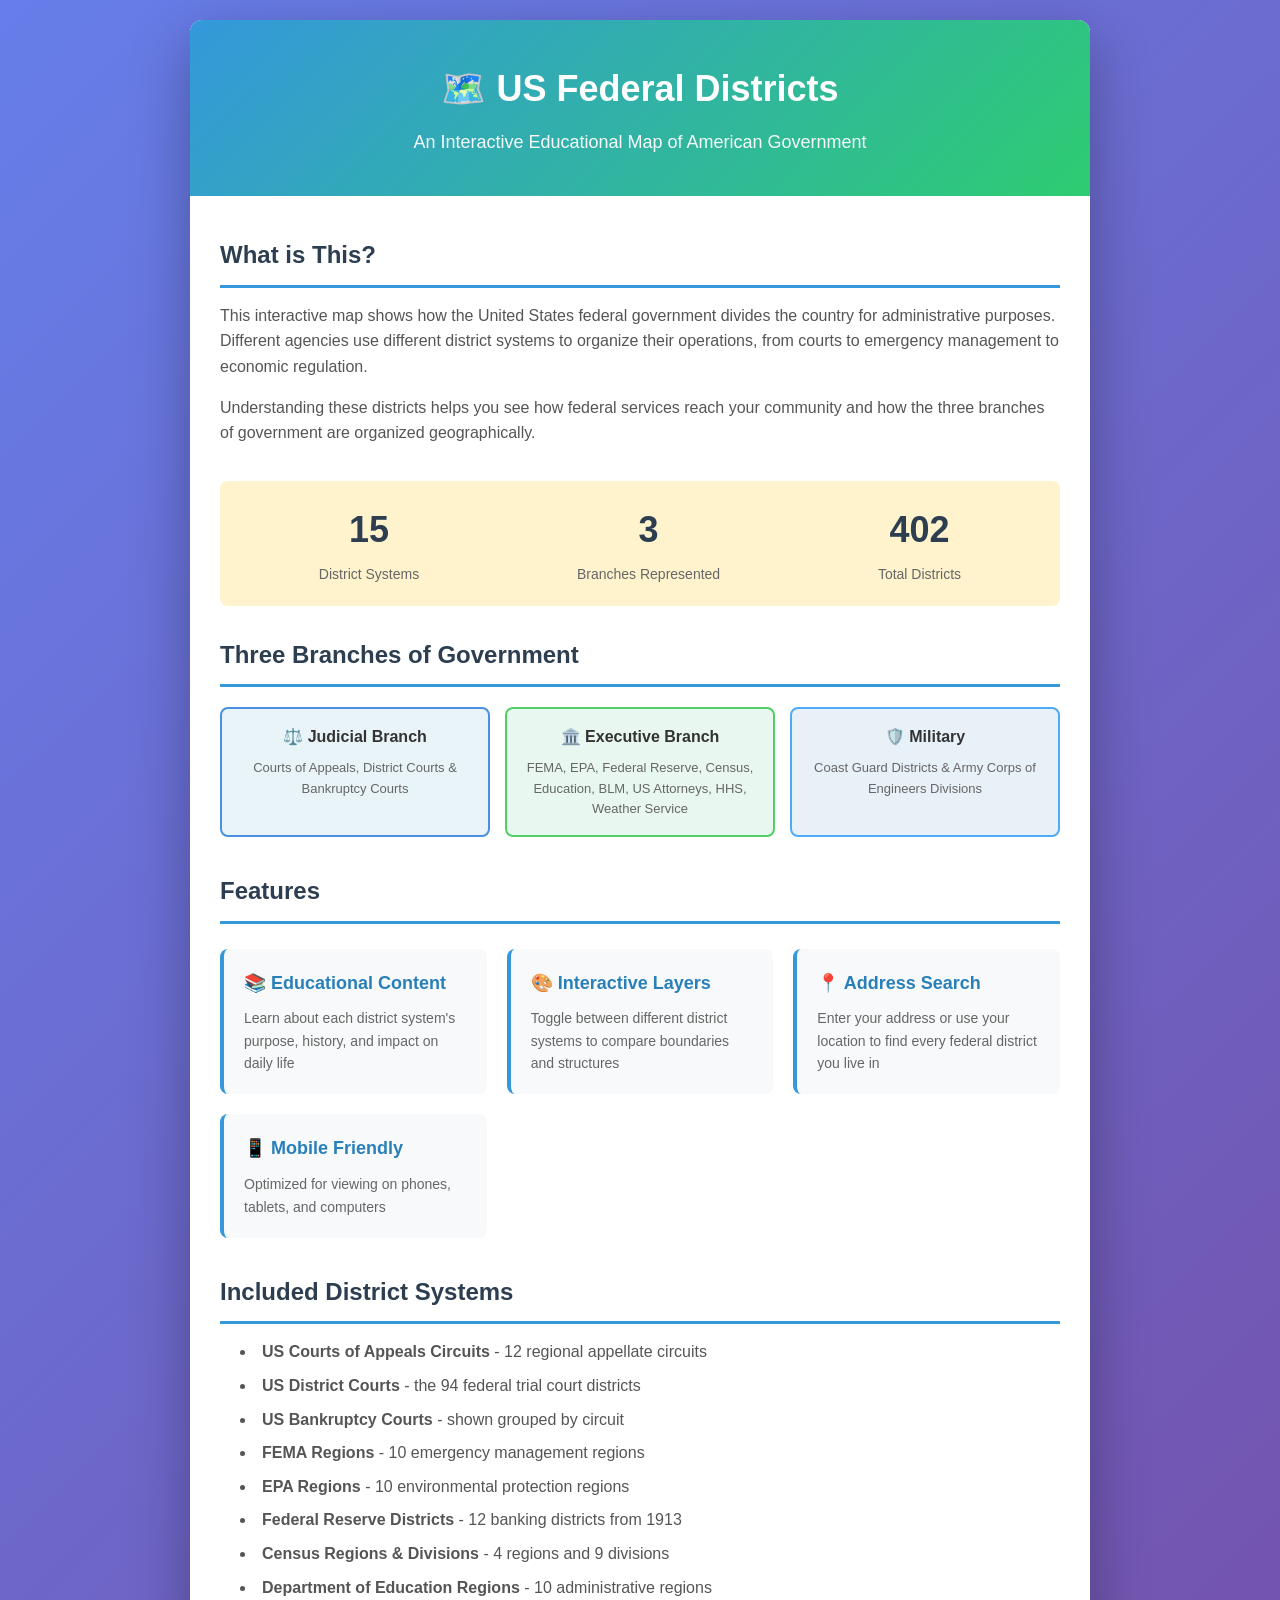
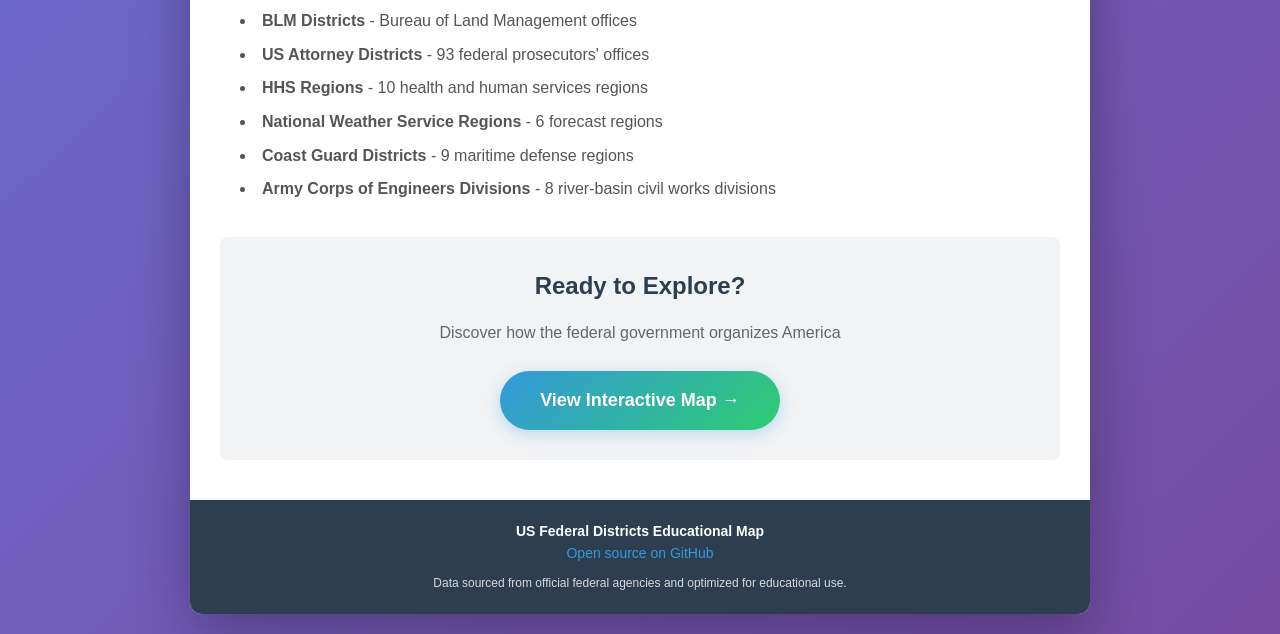
<file: landing.html>
<!DOCTYPE html>
<html lang="en">
<head>
    <meta charset="UTF-8">
    <meta name="viewport" content="width=device-width, initial-scale=1.0">
    <title>US Federal Districts - Educational Map</title>
    <style>
        * {
            margin: 0;
            padding: 0;
            box-sizing: border-box;
        }

        body {
            font-family: 'Segoe UI', Tahoma, Geneva, Verdana, sans-serif;
            line-height: 1.6;
            color: #333;
            background: linear-gradient(135deg, #667eea 0%, #764ba2 100%);
            min-height: 100vh;
            display: flex;
            align-items: center;
            justify-content: center;
            padding: 20px;
        }

        .container {
            max-width: 900px;
            background: white;
            border-radius: 12px;
            box-shadow: 0 20px 60px rgba(0, 0, 0, 0.3);
            overflow: hidden;
        }

        .header {
            background: linear-gradient(135deg, #3498db, #2ecc71);
            color: white;
            padding: 40px 30px;
            text-align: center;
        }

        .header h1 {
            font-size: 36px;
            margin-bottom: 10px;
            font-weight: 600;
        }

        .header p {
            font-size: 18px;
            opacity: 0.95;
        }

        .content {
            padding: 40px 30px;
        }

        .section {
            margin-bottom: 35px;
        }

        .section h2 {
            color: #2c3e50;
            font-size: 24px;
            margin-bottom: 15px;
            border-bottom: 3px solid #3498db;
            padding-bottom: 10px;
        }

        .section p {
            color: #555;
            margin-bottom: 15px;
            font-size: 16px;
        }

        .features {
            display: grid;
            grid-template-columns: repeat(auto-fit, minmax(250px, 1fr));
            gap: 20px;
            margin: 25px 0;
        }

        .feature-card {
            padding: 20px;
            background: #f8f9fa;
            border-radius: 8px;
            border-left: 4px solid #3498db;
        }

        .feature-card h3 {
            color: #2980b9;
            font-size: 18px;
            margin-bottom: 10px;
        }

        .feature-card p {
            font-size: 14px;
            color: #666;
            margin: 0;
        }

        .branches {
            display: grid;
            grid-template-columns: repeat(auto-fit, minmax(200px, 1fr));
            gap: 15px;
            margin: 20px 0;
        }

        .branch-card {
            padding: 15px;
            border-radius: 8px;
            text-align: center;
        }

        .judicial {
            background: #e8f4f8;
            border: 2px solid #4A90E2;
        }

        .executive {
            background: #e8f8f0;
            border: 2px solid #51CF66;
        }

        .military {
            background: #e8f0f8;
            border: 2px solid #4DABF7;
        }

        .branch-card h3 {
            font-size: 16px;
            margin-bottom: 8px;
        }

        .branch-card p {
            font-size: 13px;
            color: #666;
            margin: 0;
        }

        .cta-section {
            text-align: center;
            padding: 30px;
            background: #f1f3f5;
            border-radius: 8px;
            margin-top: 30px;
        }

        .btn {
            display: inline-block;
            padding: 15px 40px;
            background: linear-gradient(135deg, #3498db, #2ecc71);
            color: white;
            text-decoration: none;
            border-radius: 50px;
            font-size: 18px;
            font-weight: 600;
            transition: transform 0.2s, box-shadow 0.2s;
            box-shadow: 0 4px 15px rgba(52, 152, 219, 0.3);
        }

        .btn:hover {
            transform: translateY(-2px);
            box-shadow: 0 6px 20px rgba(52, 152, 219, 0.4);
        }

        .stats {
            display: flex;
            justify-content: space-around;
            margin: 30px 0;
            padding: 20px;
            background: #fff3cd;
            border-radius: 8px;
        }

        .stat {
            text-align: center;
        }

        .stat-number {
            font-size: 36px;
            font-weight: bold;
            color: #2c3e50;
        }

        .stat-label {
            font-size: 14px;
            color: #666;
            margin-top: 5px;
        }

        .footer {
            padding: 20px 30px;
            background: #2c3e50;
            color: white;
            text-align: center;
            font-size: 14px;
        }

        .footer a {
            color: #3498db;
            text-decoration: none;
        }

        @media (max-width: 768px) {
            .header h1 {
                font-size: 28px;
            }

            .header p {
                font-size: 16px;
            }

            .content {
                padding: 25px 20px;
            }

            .stats {
                flex-direction: column;
                gap: 15px;
            }
        }
    </style>
</head>
<body>
    <div class="container">
        <div class="header">
            <h1>🗺️ US Federal Districts</h1>
            <p>An Interactive Educational Map of American Government</p>
        </div>

        <div class="content">
            <div class="section">
                <h2>What is This?</h2>
                <p>
                    This interactive map shows how the United States federal government divides the country
                    for administrative purposes. Different agencies use different district systems to organize
                    their operations, from courts to emergency management to economic regulation.
                </p>
                <p>
                    Understanding these districts helps you see how federal services reach your community
                    and how the three branches of government are organized geographically.
                </p>
            </div>

            <div class="stats">
                <div class="stat">
                    <div class="stat-number">15</div>
                    <div class="stat-label">District Systems</div>
                </div>
                <div class="stat">
                    <div class="stat-number">3</div>
                    <div class="stat-label">Branches Represented</div>
                </div>
                <div class="stat">
                    <div class="stat-number">402</div>
                    <div class="stat-label">Total Districts</div>
                </div>
            </div>

            <div class="section">
                <h2>Three Branches of Government</h2>
                <div class="branches">
                    <div class="branch-card judicial">
                        <h3>⚖️ Judicial Branch</h3>
                        <p>Courts of Appeals, District Courts & Bankruptcy Courts</p>
                    </div>
                    <div class="branch-card executive">
                        <h3>🏛️ Executive Branch</h3>
                        <p>FEMA, EPA, Federal Reserve, Census, Education, BLM, US Attorneys, HHS, Weather Service</p>
                    </div>
                    <div class="branch-card military">
                        <h3>🛡️ Military</h3>
                        <p>Coast Guard Districts & Army Corps of Engineers Divisions</p>
                    </div>
                </div>
            </div>

            <div class="section">
                <h2>Features</h2>
                <div class="features">
                    <div class="feature-card">
                        <h3>📚 Educational Content</h3>
                        <p>Learn about each district system's purpose, history, and impact on daily life</p>
                    </div>
                    <div class="feature-card">
                        <h3>🎨 Interactive Layers</h3>
                        <p>Toggle between different district systems to compare boundaries and structures</p>
                    </div>
                    <div class="feature-card">
                        <h3>📍 Address Search</h3>
                        <p>Enter your address or use your location to find every federal district you live in</p>
                    </div>
                    <div class="feature-card">
                        <h3>📱 Mobile Friendly</h3>
                        <p>Optimized for viewing on phones, tablets, and computers</p>
                    </div>
                </div>
            </div>

            <div class="section">
                <h2>Included District Systems</h2>
                <ul style="list-style-position: inside; color: #555; padding-left: 20px;">
                    <li style="margin: 8px 0;"><strong>US Courts of Appeals Circuits</strong> - 12 regional appellate circuits</li>
                    <li style="margin: 8px 0;"><strong>US District Courts</strong> - the 94 federal trial court districts</li>
                    <li style="margin: 8px 0;"><strong>US Bankruptcy Courts</strong> - shown grouped by circuit</li>
                    <li style="margin: 8px 0;"><strong>FEMA Regions</strong> - 10 emergency management regions</li>
                    <li style="margin: 8px 0;"><strong>EPA Regions</strong> - 10 environmental protection regions</li>
                    <li style="margin: 8px 0;"><strong>Federal Reserve Districts</strong> - 12 banking districts from 1913</li>
                    <li style="margin: 8px 0;"><strong>Census Regions & Divisions</strong> - 4 regions and 9 divisions</li>
                    <li style="margin: 8px 0;"><strong>Department of Education Regions</strong> - 10 administrative regions</li>
                    <li style="margin: 8px 0;"><strong>BLM Districts</strong> - Bureau of Land Management offices</li>
                    <li style="margin: 8px 0;"><strong>US Attorney Districts</strong> - 93 federal prosecutors' offices</li>
                    <li style="margin: 8px 0;"><strong>HHS Regions</strong> - 10 health and human services regions</li>
                    <li style="margin: 8px 0;"><strong>National Weather Service Regions</strong> - 6 forecast regions</li>
                    <li style="margin: 8px 0;"><strong>Coast Guard Districts</strong> - 9 maritime defense regions</li>
                    <li style="margin: 8px 0;"><strong>Army Corps of Engineers Divisions</strong> - 8 river-basin civil works divisions</li>
                </ul>
            </div>

            <div class="cta-section">
                <h2 style="margin-bottom: 15px; color: #2c3e50;">Ready to Explore?</h2>
                <p style="margin-bottom: 25px; color: #666;">
                    Discover how the federal government organizes America
                </p>
                <a href="index.html" class="btn">View Interactive Map →</a>
            </div>
        </div>

        <div class="footer">
            <p>
                <strong>US Federal Districts Educational Map</strong><br>
                <a href="https://github.com/Jacob234/Federal-Districts-Map">Open source on GitHub</a>
            </p>
            <p style="margin-top: 10px; font-size: 12px; opacity: 0.8;">
                Data sourced from official federal agencies and optimized for educational use.
            </p>
        </div>
    </div>
</body>
</html>
</file>
